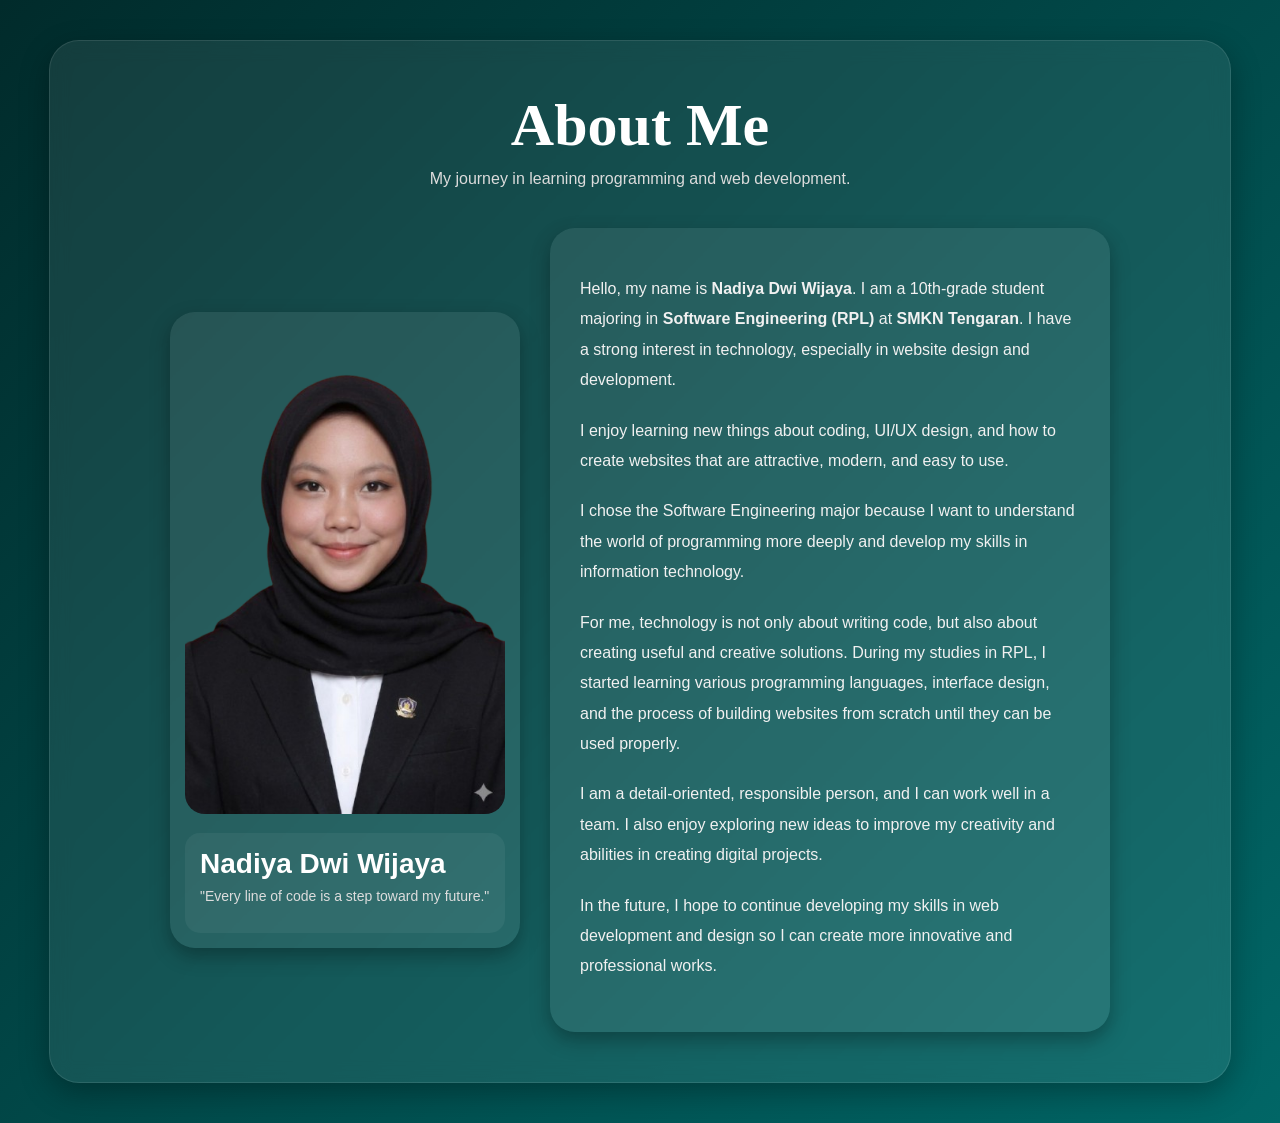
<file: about.html>
<!DOCTYPE html>
<html lang="en">
<head>
<meta charset="UTF-8">
<meta name="viewport" content="width=device-width, initial-scale=1.0">

<title>About Me</title>

<style>

/* BODY */
body{
    margin:0;
    padding:40px;
    font-family: Arial, sans-serif;
    background: linear-gradient(135deg,#012b2b,#016666);
    min-height:100vh;
    display:flex;
    justify-content:center;
    align-items:center;
    color:white;
}

/* ABOUT ME */
.experience-section{
    width:90%;
    max-width:1100px;
    padding:50px;
    border-radius:30px;
    background: rgba(255,255,255,0.08);
    backdrop-filter: blur(10px);
    border:1px solid rgba(255,255,255,0.1);
    box-shadow:0 10px 30px rgba(0,0,0,0.3);
}

/* TITLE */
.experience-title{
    text-align:center;
    margin-bottom:40px;
}

.experience-title h2{
    font-size:60px;
    margin:0;
    font-family:cursive;
}

.experience-title p{
    margin-top:10px;
    color:#dcdcdc;
}

/* CONTAINER */
.experience-container{
    display:flex;
    gap:30px;
    justify-content:center;
    align-items:center;
    flex-wrap:wrap;
}

/* LEFT CARD */
.profile-card{
    width:320px;
    background: rgba(255,255,255,0.08);
    padding:15px;
    border-radius:25px;
    box-shadow:0 8px 20px rgba(0,0,0,0.3);
}

.profile-card img{
    width:100%;
    border-radius:20px;
}

.profile-info{
    margin-top:15px;
    padding:15px;
    border-radius:15px;
    background: rgba(255,255,255,0.05);
}

.profile-info h3{
    margin:0;
    font-size:28px;
}

.profile-info p{
    margin-top:8px;
    font-size:14px;
    color:#ddd;
}

/* RIGHT CARD */
.experience-text{
    width:500px;
    padding:30px;
    border-radius:25px;
    background: rgba(255,255,255,0.08);
    box-shadow:0 8px 20px rgba(0,0,0,0.3);
    line-height:1.9;
}

.experience-text p{
    margin-bottom:20px;
    color:#f1f1f1;
}

/* RESPONSIVE */
@media(max-width:900px){

    body{
        padding:20px;
    }

    .experience-section{
        padding:30px;
    }

    .experience-title h2{
        font-size:45px;
    }

    .experience-container{
        flex-direction:column;
    }

    .experience-text{
        width:100%;
    }

    .profile-card{
        width:100%;
        max-width:350px;
    }
}

</style>
</head>

<body>

<!-- ABOUT ME -->
<section class="experience-section">

    <div class="experience-title">
        <h2>About Me</h2>
        <p>My journey in learning programming and web development.</p>
    </div>

    <div class="experience-container">

        <!-- LEFT -->
        <div class="profile-card">

            <img src="k1.png" alt="Nadiya">

            <div class="profile-info">
                <h3>Nadiya Dwi Wijaya</h3>
                <p>"Every line of code is a step toward my future."</p>
            </div>

        </div>

        <!-- RIGHT -->
        <div class="experience-text">

            <p>
                Hello, my name is <b>Nadiya Dwi Wijaya</b>. I am a 10th-grade student majoring in
                <b>Software Engineering (RPL)</b> at <b>SMKN Tengaran</b>.
                I have a strong interest in technology, especially in website design and development.
            </p>

            <p>
                I enjoy learning new things about coding, UI/UX design, and how to create websites
                that are attractive, modern, and easy to use.
            </p>

            <p>
                I chose the Software Engineering major because I want to understand the world of
                programming more deeply and develop my skills in information technology.
            </p>

            <p>
                For me, technology is not only about writing code, but also about creating useful
                and creative solutions. During my studies in RPL, I started learning various
                programming languages, interface design, and the process of building websites
                from scratch until they can be used properly.
            </p>

            <p>
                I am a detail-oriented, responsible person, and I can work well in a team.
                I also enjoy exploring new ideas to improve my creativity and abilities in
                creating digital projects.
            </p>

            <p>
                In the future, I hope to continue developing my skills in web development
                and design so I can create more innovative and professional works.
            </p>

        </div>

    </div>

</section>

</body>
</html>
</file>
